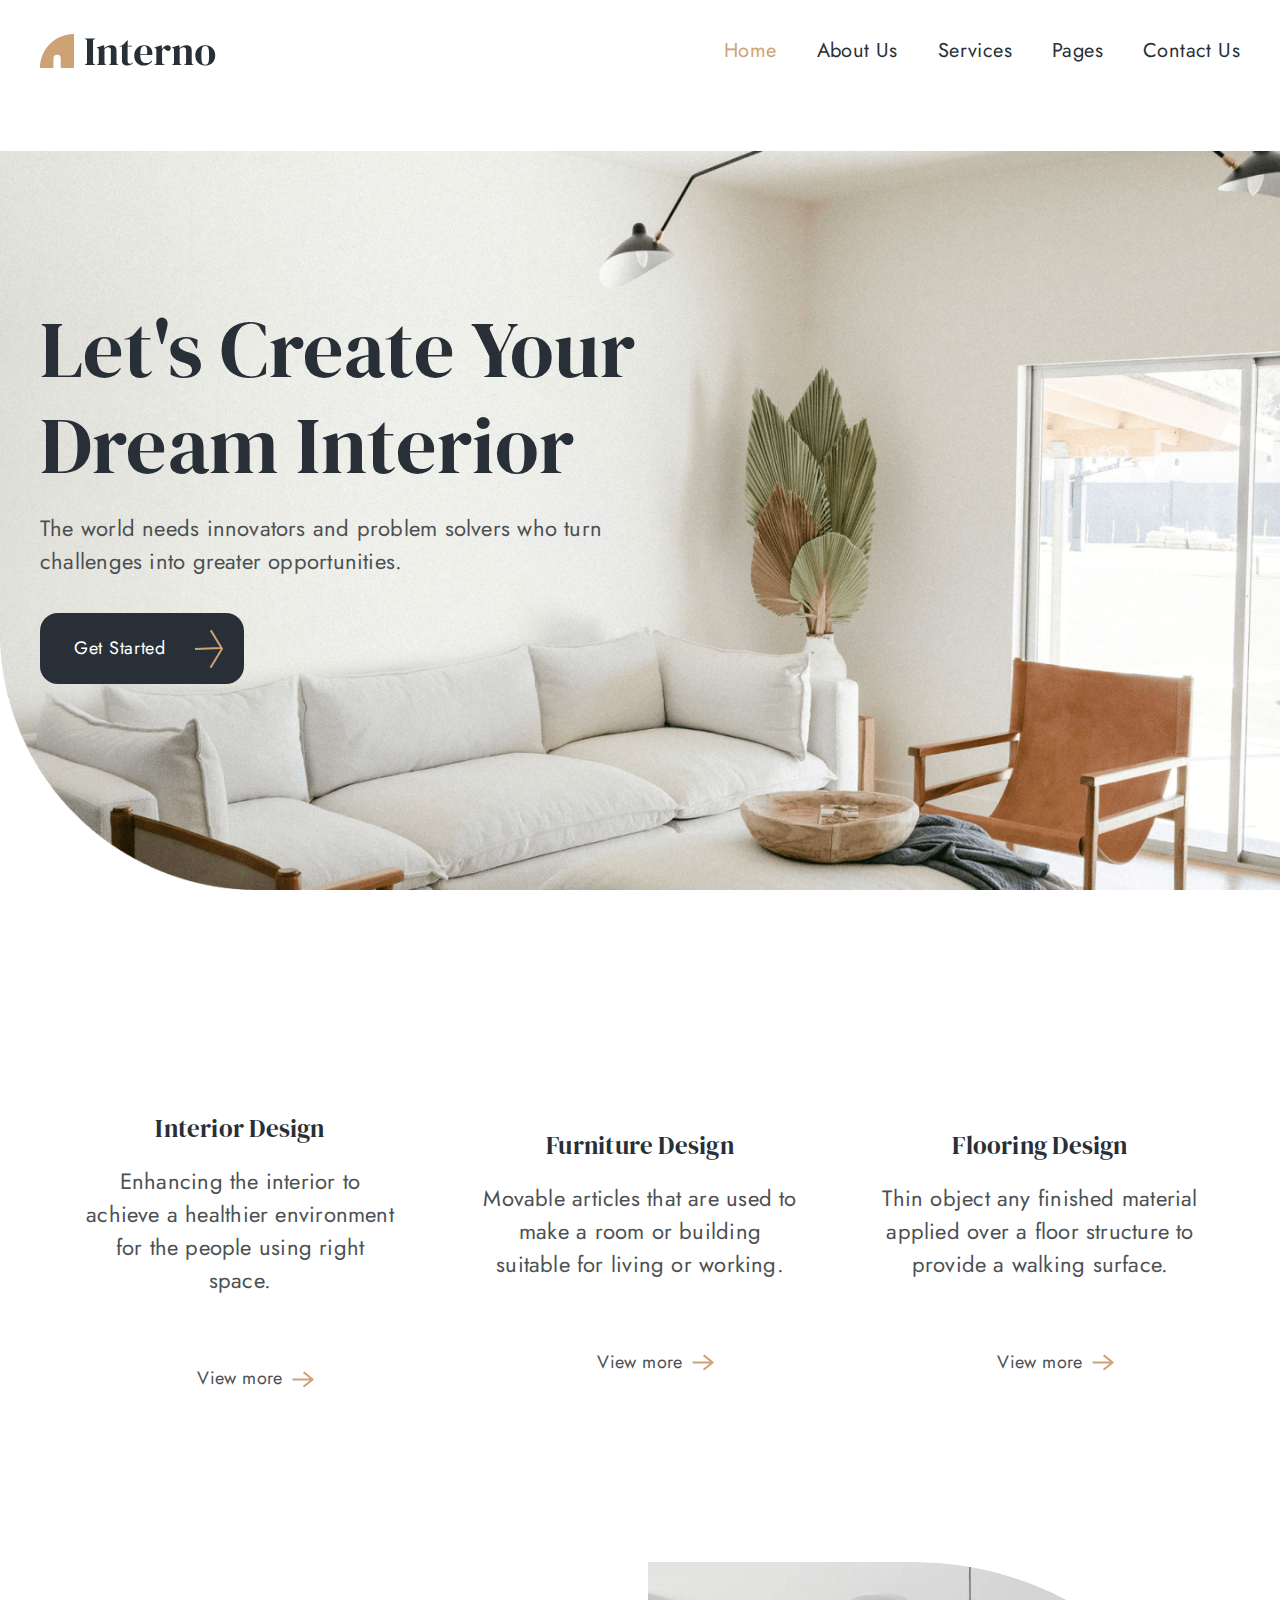
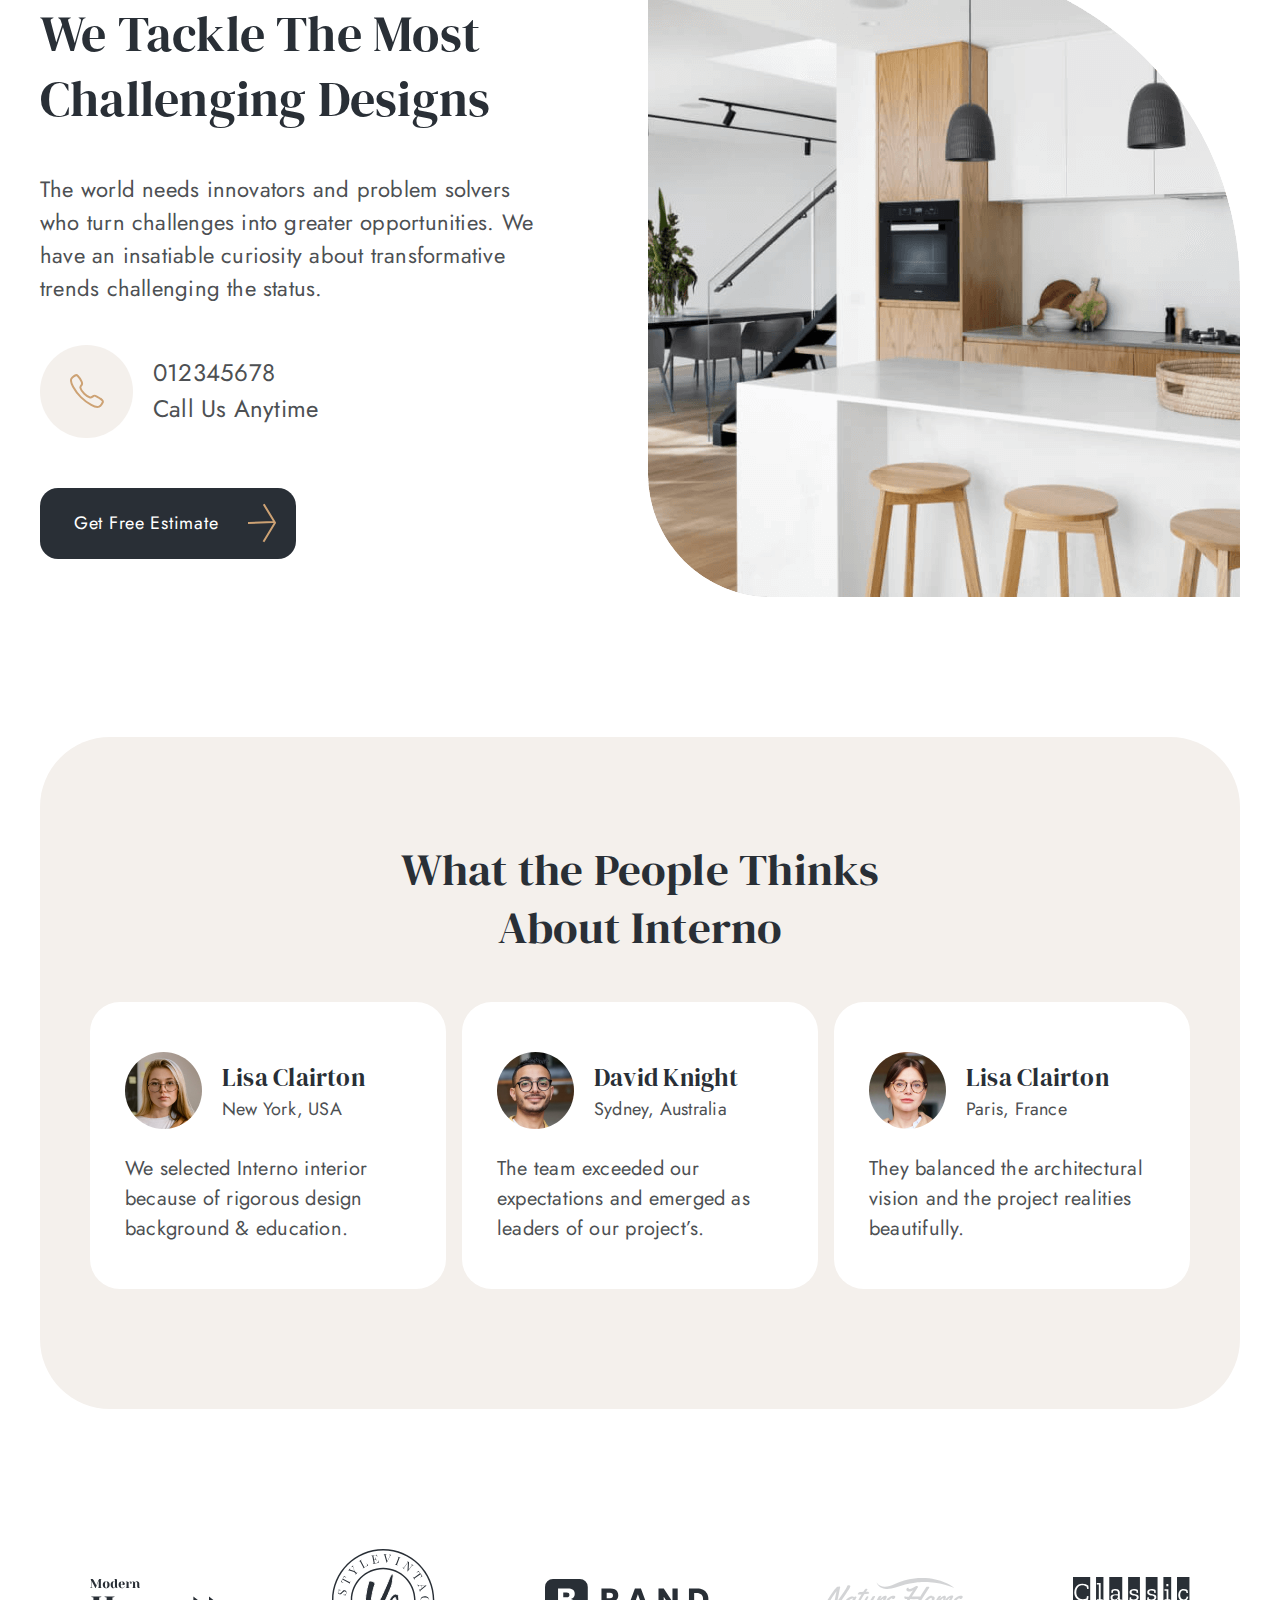
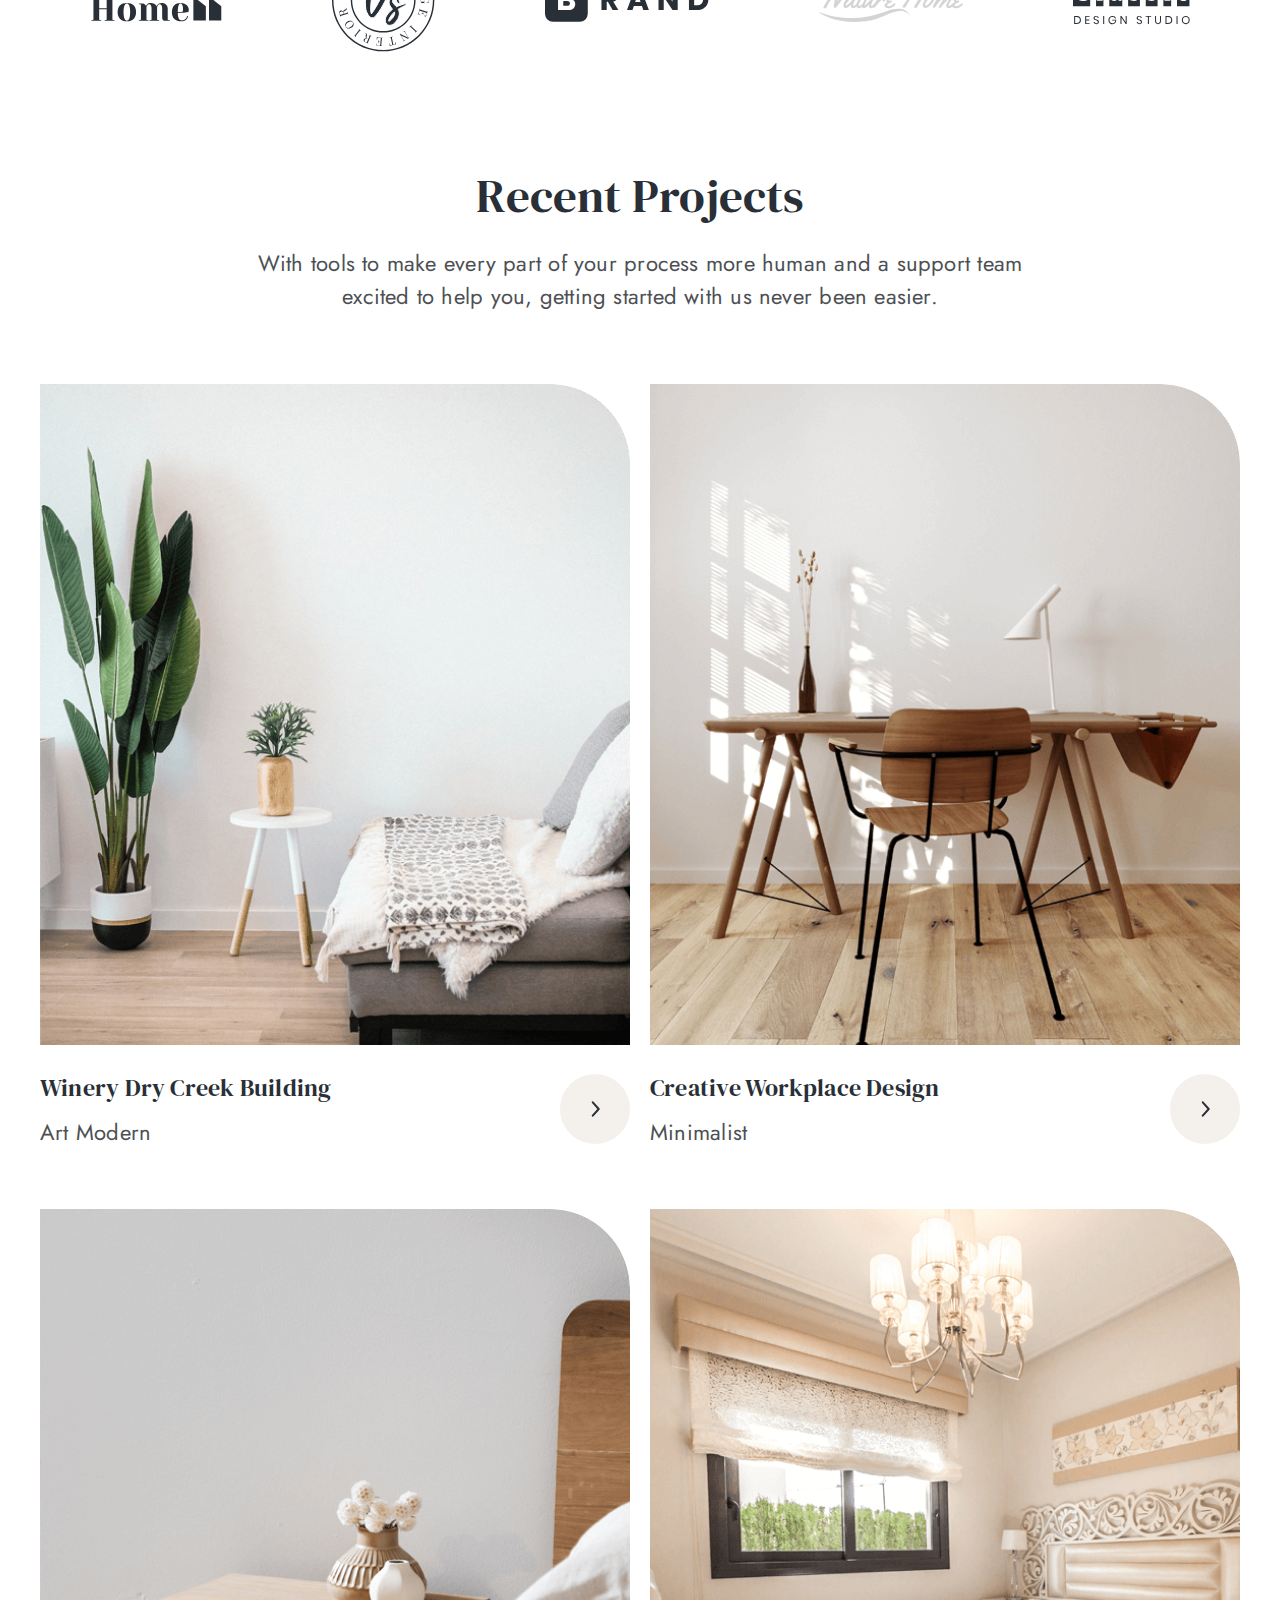
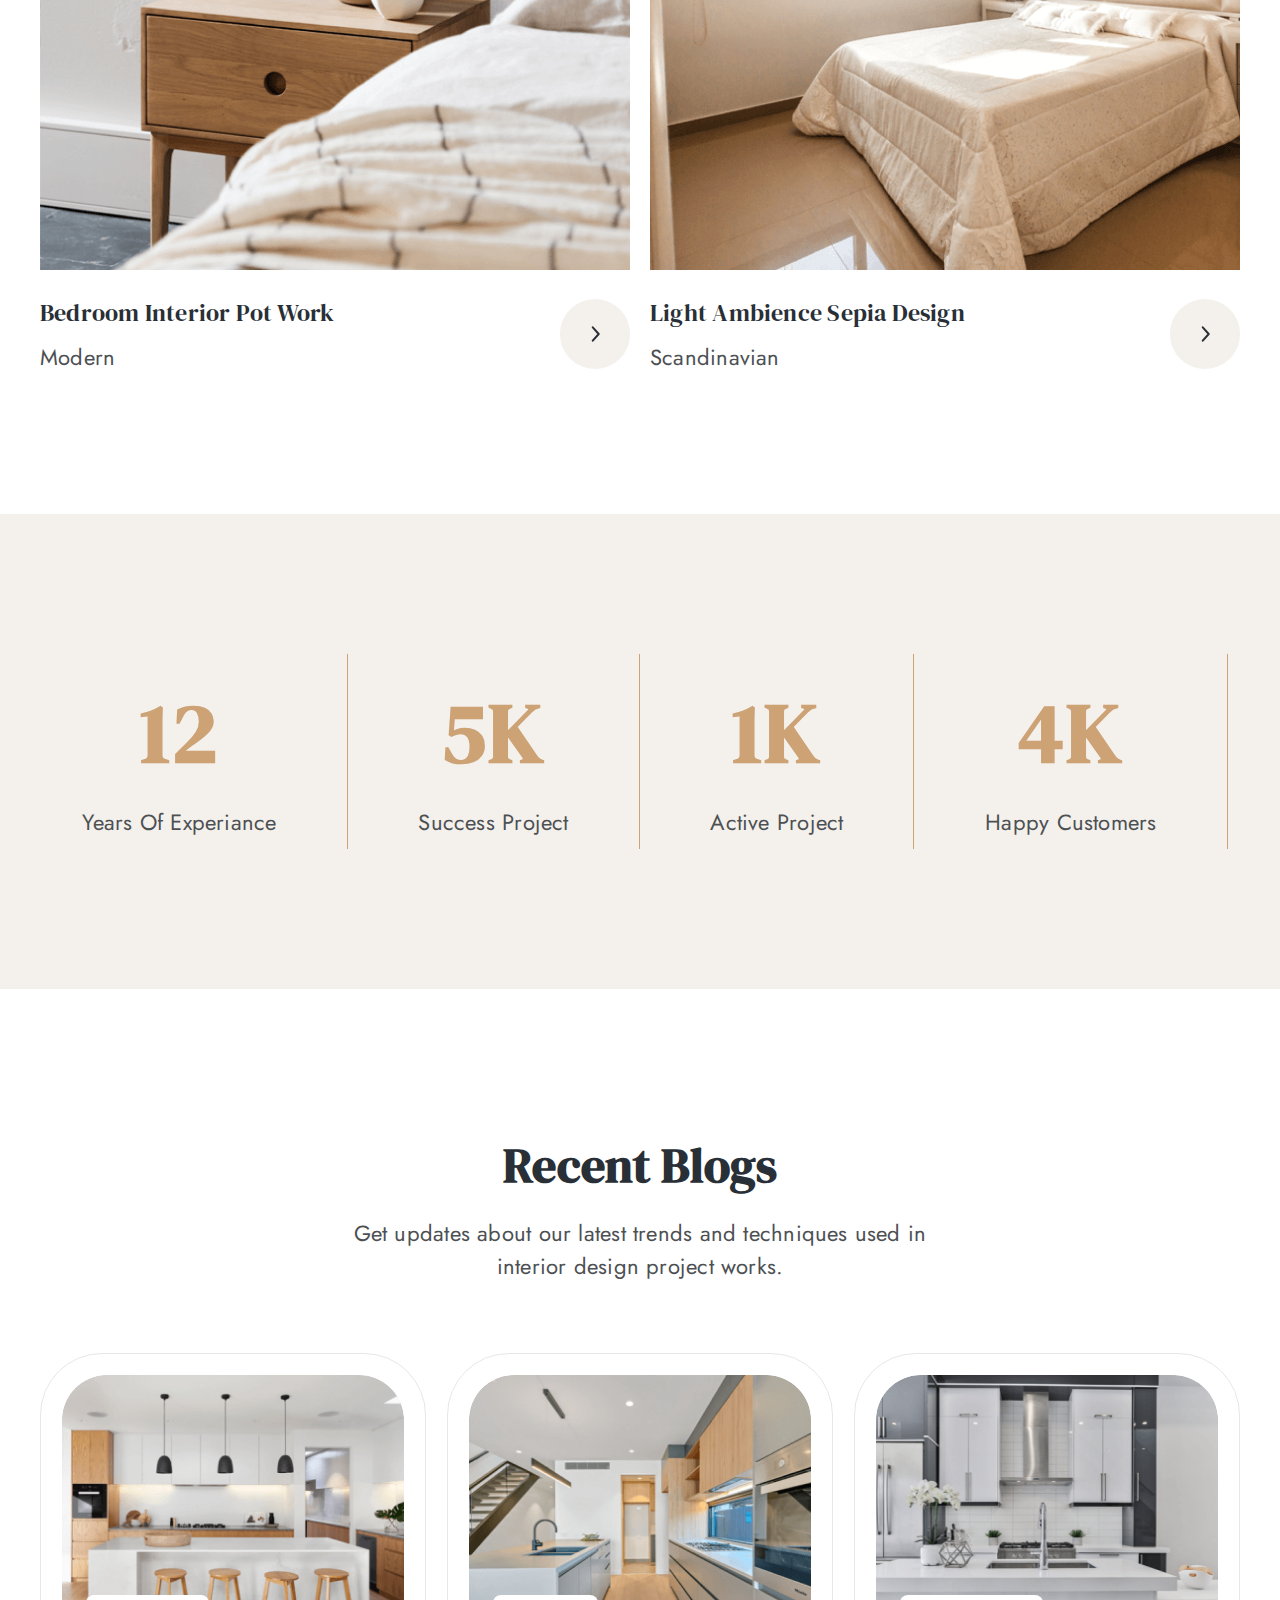
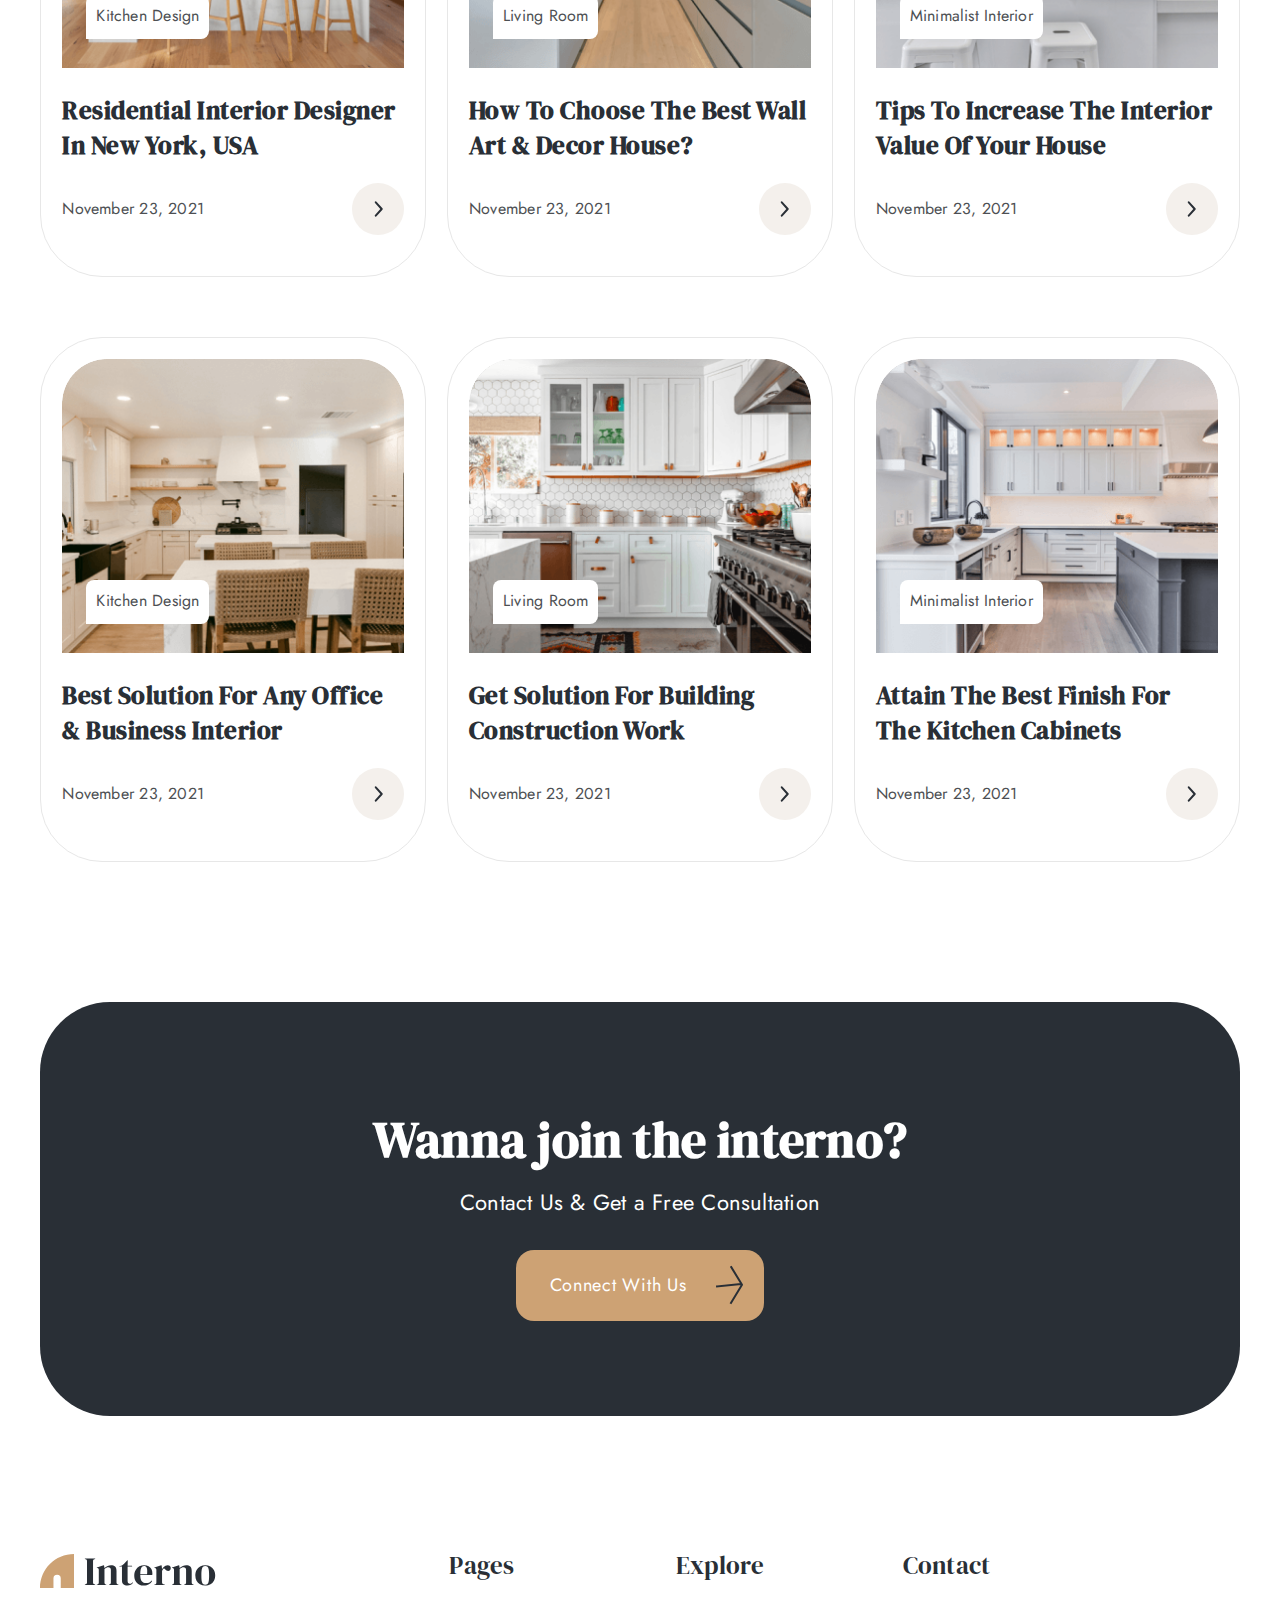
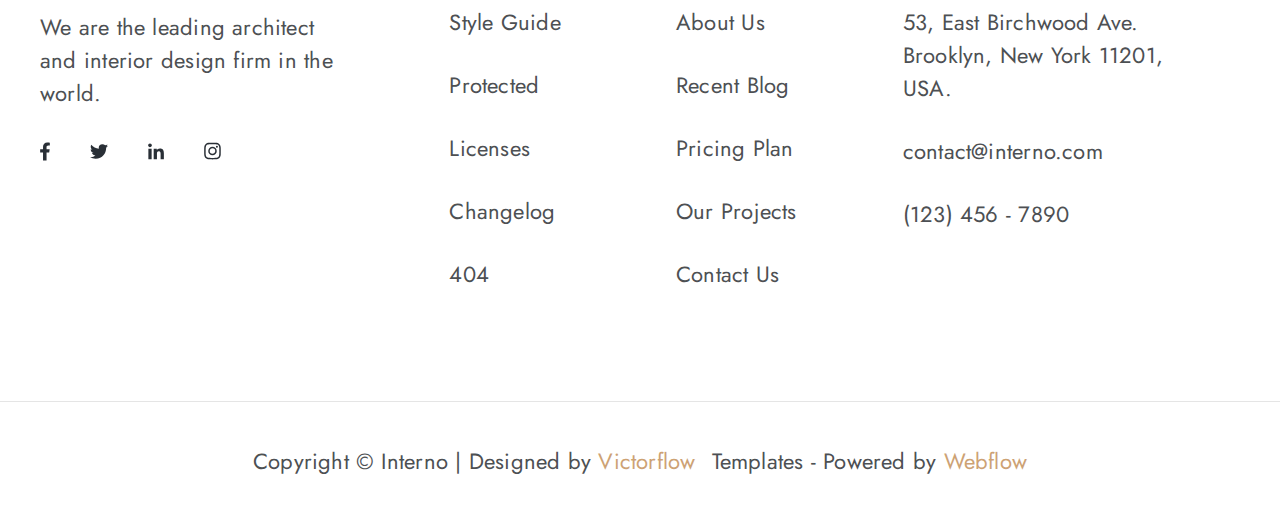
<file: index.html>
<!DOCTYPE html>
<html lang="en">
<head>
  <meta charset="UTF-8">
  <meta http-equiv="X-UA-Compatible" content="IE=edge">
  <meta name="viewport" content="width=device-width, initial-scale=1.0">
  <link rel="stylesheet" href="./css/main.css">
  <title>Template site</title>
</head>
<body id="home">
  <h1 class="visually-hidden">Interno site</h1>
  <!-- HEADER START -->
  <header class="header">
    <div class="container">
      <div class="header__container">
        <a href="./index.html" class="header__container-link">
          <img src="./images/site-logo.svg" alt="site logo" class="header__container-img">
        </a>
        <nav class="header__nav">
          <ul class="header__nav-list">
            <li class="header__nav-item">
              <a href="#home" class="header__item-link header__item-link--active">Home</a>
            </li>

            <li class="header__nav-item">
              <a href="#about-think" class="header__item-link">About us</a>
            </li>

            <li class="header__nav-item">
              <a href="#amenities" class="header__item-link">Services</a>
            </li>

            <li class="header__nav-item">
              <a href="#projects" class="header__item-link">Pages</a>
            </li>

            <li class="header__nav-item">
              <a href="#footer" class="header__item-link">Contact us</a>
            </li>
          </ul>
        </nav>
      </div>
    </div>
  </header>
  <!-- HEADER END -->

  <!-- MAIN START -->
  <main>
    <!-- hero-section start -->
    <section class="hero">
      <div class="container">
        <div class="hero__wrapper">
          <h2 class="hero__wrapper-title">Let's Create Your Dream Interior</h2>
          <p class="hero__wrapper-text">The world needs innovators and problem solvers who turn challenges into greater opportunities.</p>
          <a href="#" class="button">Get started</a>
        </div>
      </div>
    </section>
    <!-- hero-section end -->


    <section class="amenities" id="amenities">
      <h2 class="visually-hidden">Aminities section</h2>
      <div class="container">
        <ul class="amenities__container-list">
          <li class="amenities__container-item">
            <h3 class="amenities__item-title">Interior Design</h3>
            <p class="amenities__item-text">Enhancing the interior to achieve a healthier environment for the people using right space.</p>
            <a href="#" class="amenities__item-link">View more</a>
          </li>

          <li class="amenities__container-item">
            <h3 class="amenities__item-title">Furniture Design</h3>
            <p class="amenities__item-text">Movable articles that are used to make a room or building suitable for living or working.</p>
            <a href="#" class="amenities__item-link">View more</a>
          </li>

          <li class="amenities__container-item">
            <h3 class="amenities__item-title">Flooring Design</h3>
            <p class="amenities__item-text">Thin object any finished material applied over a floor structure to provide a walking surface.</p>
            <a href="#" class="amenities__item-link">View more</a>
          </li>

        </ul>
      </div>
    </section>

    <section class="challenge">
      <div class="container">
        <div class="challenge__container">
          <div class="challenge__container-wrapper">
            <h2 class="challenge__container-wrapper-title">We Tackle The Most Challenging Designs</h2>
            <p class="challenge__container-wrapper-text">The world needs innovators and problem solvers who turn challenges into greater opportunities. We have an insatiable curiosity about transformative trends challenging the status.</p>

            <div class="challenge__container-box">
              <div class="challenge__container-box-phone"></div>
              <div class="challenge__container-inner">
                <p class="challenge__container-inner-number">012345678</p>
                <p class="challenge__container-inner-desc">Call Us Anytime</p>
              </div>
            </div>
            <a href="#" class="button">Get free estimate</a>
          </div>
          <img src="./images/challenge-section-img-index.png" alt="challenge bg image" class="challenge__container-img">
        </div>
      </div>
    </section>


    <section class="think-about" id="about-think">
      <div class="container">
        <div class="think-about__container">
          <div class="think-about__container-text-box">
            <h2 class="think-about__container-title">What the People Thinks About Interno</h2>
          </div>
          <ul class="think-about__list">
            <li class="think-about__item">
              <div class="think-about__item-info">
                <img src="./images/think-about-section-first-img-index.svg" alt="user photo" class="think-about__info-img">
                <div class="think-about__info-desc">
                  <h3 class="think-about__info-desc-subtitle">Lisa Clairton</h3>
                  <p class="think-about__info-desc-subtext">New York, USA</p>
                </div>
              </div>
              <p class="think-about__item-text">We selected Interno interior because of rigorous design background & education.</p>
            </li>

            <li class="think-about__item">
              <div class="think-about__item-info">
                <img src="./images/think-about-section-second-img-index.svg" alt="user photo" class="think-about__info-img">
                <div class="think-about__info-desc">
                  <h3 class="think-about__info-desc-subtitle">David Knight</h3>
                  <p class="think-about__info-desc-subtext">Sydney, Australia</p>
                </div>
              </div>
              <p class="think-about__item-text">The team exceeded our expectations and emerged as leaders of our project’s.</p>
            </li>

            <li class="think-about__item">
              <div class="think-about__item-info">
                <img src="./images/think-about-section-third-img-index.svg" alt="user photo" class="think-about__info-img">
                <div class="think-about__info-desc">
                  <h3 class="think-about__info-desc-subtitle">Lisa Clairton</h3>
                  <p class="think-about__info-desc-subtext">Paris, France</p>
                </div>
              </div>
              <p class="think-about__item-text">They balanced the architectural vision and the project realities beautifully.</p>
            </li>


          </ul>

        </div>
      </div>
    </section>

    <section class="brands">
      <h2 class="visually-hidden">This is a Brand section</h2>
      <div class="container">
        <ul class="brands__list">
          <li class="brands__item">
            <img src="./images/brand-section-first-logo-index.svg" alt="brands logo" class="brands__item-img">
          </li>

          <li class="brands__item">
            <img src="./images/brand-section-second-logo-index.svg" alt="brands logo" class="brands__item-img">
          </li>

          <li class="brands__item">
            <img src="./images/brand-section-third-logo-index.svg" alt="brands logo" class="brands__item-img">
          </li>

          <li class="brands__item">
            <img src="./images/brand-section-fourth-logo-index.svg" alt="brands logo" class="brands__item-img">
          </li>

          <li class="brands__item">
            <img src="./images/brand-section-fiveth-logo-index.svg" alt="brands logo" class="brands__item-img">
          </li>
        </ul>
      </div>
    </section>

    <section class="projects" id="projects">
      <div class="container">
        <div class="projects__container">
          <div class="projects__container-box">
            <h2 class="projects__box-title">Recent Projects</h2>
            <p class="projects__box-text">With tools to make every part of your process more human and a support team excited to help you, getting started with us never been easier.</p>
          </div>
          <ul class="projects__list">
            <li class="projects__item">
              <img src="./images/projects-section-first-img-index.png" alt="projects section img" class="projects__item-img">
              <div class="projects__item-wrapper">
                <div class="projects__item-inner">
                  <h3 class="projects__item-subtitle">Winery Dry Creek Building</h3>
                  <p class="projects__item-subtext">Art Modern</p>
                </div>
                <div class="next-button"></div>
              </div>
            </li>

            <li class="projects__item">
              <img src="./images/projects-section-second-img-index.png" alt="projects section img" class="projects__item-img">
              <div class="projects__item-wrapper">
                <div class="projects__item-inner">
                  <h3 class="projects__item-subtitle">Creative Workplace Design</h3>
                  <p class="projects__item-subtext">Minimalist</p>
                </div>
                <div class="next-button"></div>
              </div>
            </li>

            <li class="projects__item">
              <img src="./images/projects-section-third-img-index.png" alt="projects section img" class="projects__item-img">
              <div class="projects__item-wrapper">
                <div class="projects__item-inner">
                  <h3 class="projects__item-subtitle">Bedroom Interior Pot Work</h3>
                  <p class="projects__item-subtext">Modern</p>
                </div>
                <div class="next-button"></div>
              </div>
            </li>

            <li class="projects__item">
              <img src="./images/projects-section-fourth-img-index.png" alt="projects section img" class="projects__item-img">
              <div class="projects__item-wrapper">
                <div class="projects__item-inner">
                  <h3 class="projects__item-subtitle">Light Ambience Sepia Design</h3>
                  <p class="projects__item-subtext">Scandinavian</p>
                </div>
                <div class="next-button"></div>
              </div>
            </li>
          </ul>
        </div>
      </div>
    </section>

    <section class="statistics">
      <h2 class="visually-hidden">This is statistics section</h2>
      <div class="container">
        <ul class="statistics__list">
          <li class="statistics__item">
            <h3 class="statistics__item-title">12</h3>
            <p class="statistics__item-text">Years of experiance</p>
          </li>

          <li class="statistics__item">
            <h3 class="statistics__item-title">5k</h3>
            <p class="statistics__item-text">Success project</p>
          </li>

          <li class="statistics__item">
            <h3 class="statistics__item-title">1k</h3>
            <p class="statistics__item-text">Active project</p>
          </li>

          <li class="statistics__item">
            <h3 class="statistics__item-title">4k</h3>
            <p class="statistics__item-text">Happy customers</p>
          </li>
        </ul>
      </div>
    </section>

    <section class="blogs" id="blogs">
      <div class="container">
        <div class="blogs__container">
          <div class="blogs__container-heading">
            <h2 class="blogs__heading-title">Recent blogs</h2>
            <p class="blogs__heading-text">Get updates about our latest trends and techniques used in interior design project works.</p>
          </div>
          <ul class="blogs__list">
            <li class="blogs__item">
              <div class="blogs__item-box">
                <img src="./images/blogs-section-first-img-index.png" alt="blogs section image" class="blogs__item-box-img">
              </div>
              <h3 class="blogs__item-subtitle">Residential Interior Designer In New York, USA</h3>
              <div class="blogs__item-more">
                <p class="blogs__item-date">November 23, 2021</p>
                <div class="next-button next-button-blogs"></div>
              </div>
            </li>

            <li class="blogs__item">
              <div class="blogs__item-box">
                <img src="./images/blogs-section-second-img-index.png" alt="blogs section image" class="blogs__item-box-img">
              </div>
              <h3 class="blogs__item-subtitle">How To Choose The Best Wall Art & Decor House?</h3>
              <div class="blogs__item-more">
                <p class="blogs__item-date">November 23, 2021</p>
                <div class="next-button next-button-blogs"></div>
              </div>
            </li>

            <li class="blogs__item">
              <div class="blogs__item-box">
                <img src="./images/blogs-section-third-img-index.png" alt="blogs section image" class="blogs__item-box-img">
              </div>
              <h3 class="blogs__item-subtitle">Tips To Increase The Interior Value Of Your House</h3>
              <div class="blogs__item-more">
                <p class="blogs__item-date">November 23, 2021</p>
                <div class="next-button next-button-blogs"></div>
              </div>
            </li>

            <li class="blogs__item">
              <div class="blogs__item-box">
                <img src="./images/blogs-section-fourth-img-index.png" alt="blogs section image" class="blogs__item-box-img">
              </div>
              <h3 class="blogs__item-subtitle">Best Solution For Any Office & Business Interior</h3>
              <div class="blogs__item-more">
                <p class="blogs__item-date">November 23, 2021</p>
                <div class="next-button next-button-blogs"></div>
              </div>
            </li>

            <li class="blogs__item">
              <div class="blogs__item-box">
                <img src="./images/blogs-section-fiveth-img-index.png" alt="blogs section image" class="blogs__item-box-img">
              </div>
              <h3 class="blogs__item-subtitle">Get Solution For Building Construction Work</h3>
              <div class="blogs__item-more">
                <p class="blogs__item-date">November 23, 2021</p>
                <div class="next-button next-button-blogs"></div>
              </div>
            </li>

            <li class="blogs__item">
              <div class="blogs__item-box">
                <img src="./images/blogs-section-sixth-img-index.png" alt="blogs section image" class="blogs__item-box-img">
              </div>
              <h3 class="blogs__item-subtitle">Attain The Best Finish For The Kitchen Cabinets</h3>
              <div class="blogs__item-more">
                <p class="blogs__item-date">November 23, 2021</p>
                <div class="next-button next-button-blogs"></div>
              </div>
            </li>
          </ul>
        </div>
      </div>
    </section>

    <section class="join">
      <div class="container">
        <div class="join__container">
          <h2 class="join__container-title">Wanna join the interno?</h2>
          <p class="join__container-text">Contact Us & Get a Free Consultation</p>
          <a href="#" class="button button-join">Connect with us</a>
        </div>
      </div>
    </section>

  </main>
  <!-- MAIN END -->

  <!-- FOOTER START -->
  <footer class="footer" id="footer">
    <div class="container">
      <ul class="footer__list">
        <li class="footer__item footer__item-first">
          <a href="./index.html" class="footer__item-link">
            <img src="./images/site-logo.svg" alt="site logo" class="footer__item-img">
          </a>
          <p class="footer__item-text">We are the leading architect and interior design firm in the world.</p>
          <ul class="footer__icon-list">
            <li class="footer__icon-item">
              <a href="#" class="footer__icon-item-link">
                <img src="./images/facebook-icon.svg" alt="facebook icon" class="footer__icon-item-img">
              </a>
            </li>

            <li class="footer__icon-item">
              <a href="#" class="footer__icon-item-link">
                <img src="./images/twitter-icon.svg" alt="facebook icon" class="footer__icon-item-img">
              </a>
            </li>

            <li class="footer__icon-item">
              <a href="#" class="footer__icon-item-link">
                <img src="./images/linkedin-icon.svg" alt="facebook icon" class="footer__icon-item-img">
              </a>
            </li>

            <li class="footer__icon-item">
              <a href="#" class="footer__icon-item-link">
                <img src="./images/instagram-icon.svg" alt="facebook icon" class="footer__icon-item-img">
              </a>
            </li>
          </ul>
        </li>

        <li class="footer__item">
          <ul class="footer__item-list">
            <li class="footer__item-item-title ">
              <a href="#" class="footer__item-item-link-heading">Pages</a>
            </li>

            <li class="footer__item-item">
              <a href="#" class="footer__item-item-link">Style guide</a>
            </li>

            <li class="footer__item-item">
              <a href="#" class="footer__item-item-link">Protected</a>
            </li>

            <li class="footer__item-item">
              <a href="#" class="footer__item-item-link">Licenses</a>
            </li>

            <li class="footer__item-item">
              <a href="#" class="footer__item-item-link">Changelog</a>
            </li>

            <li class="footer__item-item">
              <a href="#" class="footer__item-item-link">404</a>
            </li>
          </ul>
        </li>

        <li class="footer__item">
          <ul class="footer__item-list">
            <li class="footer__item-item-title">
              <a href="#" class="footer__item-item-link-heading">Explore</a>
            </li>

            <li class="footer__item-item">
              <a href="#about-think" class="footer__item-item-link">About us</a>
            </li>

            <li class="footer__item-item">
              <a href="#blogs" class="footer__item-item-link">Recent blog</a>
            </li>

            <li class="footer__item-item">
              <a href="#" class="footer__item-item-link">Pricing plan</a>
            </li>

            <li class="footer__item-item">
              <a href="#projects" class="footer__item-item-link">Our projects</a>
            </li>

            <li class="footer__item-item">
              <a href="#footer" class="footer__item-item-link">Contact us</a>
            </li>
          </ul>
        </li>

        <li class="footer__item footer__item-last">
          <ul class="footer__item-list">
            <li class="footer__item-item-title">
              <a href="#" class="footer__item-item-link-heading">Contact</a>
            </li>

            <li class="footer__item-item">
              <a href="#" class="footer__item-item-link">53, East Birchwood Ave. Brooklyn, New York 11201, USA.</a>
            </li>

            <li class="footer__item-item">
              <a href="mailto:contact@interno.com" class="footer__item-item-link footer__item-item-link-email">contact@interno.com</a>
            </li>

            <li class="footer__item-item">
              <a href="#" class="footer__item-item-link">(123) 456 - 7890</a>
            </li>
          </ul>
        </li>
      </ul>
    </div>
    <hr class="hr">
    <div class="container">
      <ul class="footer__copyright-list">
        <li class="footer__copyright-item">
          <p class="footer__copyright-item-text">Copyright © Interno | Designed by <span class="footer__copyright-item-span">Victorflow</span></p>
        </li>

        <li class="footer__copyright-item">
          <p class="footer__copyright-item-text">Templates - Powered by <span class="footer__copyright-item-span">Webflow</span></p>
        </li>
      </ul>
    </div>
  </footer>
  <!-- FOOTER END -->
</body>
</html>
</file>
<file: css/main.css>
/*! normalize.css v8.0.1 | MIT License | github.com/necolas/normalize.css */
/* Document
   ========================================================================== */
/**
 * 1. Correct the line height in all browsers.
 * 2. Prevent adjustments of font size after orientation changes in iOS.
 */
html {
  line-height: 1.15;
  /* 1 */
  -webkit-text-size-adjust: 100%;
  /* 2 */
}

/* Sections
   ========================================================================== */
/**
 * Remove the margin in all browsers.
 */
body {
  margin: 0;
}

/**
 * Render the `main` element consistently in IE.
 */
main {
  display: block;
}

/**
 * Correct the font size and margin on `h1` elements within `section` and
 * `article` contexts in Chrome, Firefox, and Safari.
 */
h1 {
  font-size: 2em;
  margin: 0.67em 0;
}

/* Grouping content
   ========================================================================== */
/**
 * 1. Add the correct box sizing in Firefox.
 * 2. Show the overflow in Edge and IE.
 */
hr {
  -webkit-box-sizing: content-box;
          box-sizing: content-box;
  /* 1 */
  height: 0;
  /* 1 */
  overflow: visible;
  /* 2 */
}

/**
 * 1. Correct the inheritance and scaling of font size in all browsers.
 * 2. Correct the odd `em` font sizing in all browsers.
 */
pre {
  font-family: monospace, monospace;
  /* 1 */
  font-size: 1em;
  /* 2 */
}

/* Text-level semantics
   ========================================================================== */
/**
 * Remove the gray background on active links in IE 10.
 */
a {
  background-color: transparent;
}

/**
 * 1. Remove the bottom border in Chrome 57-
 * 2. Add the correct text decoration in Chrome, Edge, IE, Opera, and Safari.
 */
abbr[title] {
  border-bottom: none;
  /* 1 */
  text-decoration: underline;
  /* 2 */
  -webkit-text-decoration: underline dotted;
          text-decoration: underline dotted;
  /* 2 */
}

/**
 * Add the correct font weight in Chrome, Edge, and Safari.
 */
b,
strong {
  font-weight: bolder;
}

/**
 * 1. Correct the inheritance and scaling of font size in all browsers.
 * 2. Correct the odd `em` font sizing in all browsers.
 */
code,
kbd,
samp {
  font-family: monospace, monospace;
  /* 1 */
  font-size: 1em;
  /* 2 */
}

/**
 * Add the correct font size in all browsers.
 */
small {
  font-size: 80%;
}

/**
 * Prevent `sub` and `sup` elements from affecting the line height in
 * all browsers.
 */
sub,
sup {
  font-size: 75%;
  line-height: 0;
  position: relative;
  vertical-align: baseline;
}

sub {
  bottom: -0.25em;
}

sup {
  top: -0.5em;
}

/* Embedded content
   ========================================================================== */
/**
 * Remove the border on images inside links in IE 10.
 */
img {
  border-style: none;
}

/* Forms
   ========================================================================== */
/**
 * 1. Change the font styles in all browsers.
 * 2. Remove the margin in Firefox and Safari.
 */
button,
input,
optgroup,
select,
textarea {
  font-family: inherit;
  /* 1 */
  font-size: 100%;
  /* 1 */
  line-height: 1.15;
  /* 1 */
  margin: 0;
  /* 2 */
}

/**
 * Show the overflow in IE.
 * 1. Show the overflow in Edge.
 */
button,
input {
  /* 1 */
  overflow: visible;
}

/**
 * Remove the inheritance of text transform in Edge, Firefox, and IE.
 * 1. Remove the inheritance of text transform in Firefox.
 */
button,
select {
  /* 1 */
  text-transform: none;
}

/**
 * Correct the inability to style clickable types in iOS and Safari.
 */
button,
[type="button"],
[type="reset"],
[type="submit"] {
  -webkit-appearance: button;
}

/**
 * Remove the inner border and padding in Firefox.
 */
button::-moz-focus-inner,
[type="button"]::-moz-focus-inner,
[type="reset"]::-moz-focus-inner,
[type="submit"]::-moz-focus-inner {
  border-style: none;
  padding: 0;
}

/**
 * Restore the focus styles unset by the previous rule.
 */
button:-moz-focusring,
[type="button"]:-moz-focusring,
[type="reset"]:-moz-focusring,
[type="submit"]:-moz-focusring {
  outline: 1px dotted ButtonText;
}

/**
 * Correct the padding in Firefox.
 */
fieldset {
  padding: 0.35em 0.75em 0.625em;
}

/**
 * 1. Correct the text wrapping in Edge and IE.
 * 2. Correct the color inheritance from `fieldset` elements in IE.
 * 3. Remove the padding so developers are not caught out when they zero out
 *    `fieldset` elements in all browsers.
 */
legend {
  -webkit-box-sizing: border-box;
          box-sizing: border-box;
  /* 1 */
  color: inherit;
  /* 2 */
  display: table;
  /* 1 */
  max-width: 100%;
  /* 1 */
  padding: 0;
  /* 3 */
  white-space: normal;
  /* 1 */
}

/**
 * Add the correct vertical alignment in Chrome, Firefox, and Opera.
 */
progress {
  vertical-align: baseline;
}

/**
 * Remove the default vertical scrollbar in IE 10+.
 */
textarea {
  overflow: auto;
}

/**
 * 1. Add the correct box sizing in IE 10.
 * 2. Remove the padding in IE 10.
 */
[type="checkbox"],
[type="radio"] {
  -webkit-box-sizing: border-box;
          box-sizing: border-box;
  /* 1 */
  padding: 0;
  /* 2 */
}

/**
 * Correct the cursor style of increment and decrement buttons in Chrome.
 */
[type="number"]::-webkit-inner-spin-button,
[type="number"]::-webkit-outer-spin-button {
  height: auto;
}

/**
 * 1. Correct the odd appearance in Chrome and Safari.
 * 2. Correct the outline style in Safari.
 */
[type="search"] {
  -webkit-appearance: textfield;
  /* 1 */
  outline-offset: -2px;
  /* 2 */
}

/**
 * Remove the inner padding in Chrome and Safari on macOS.
 */
[type="search"]::-webkit-search-decoration {
  -webkit-appearance: none;
}

/**
 * 1. Correct the inability to style clickable types in iOS and Safari.
 * 2. Change font properties to `inherit` in Safari.
 */
::-webkit-file-upload-button {
  -webkit-appearance: button;
  /* 1 */
  font: inherit;
  /* 2 */
}

/* Interactive
   ========================================================================== */
/*
 * Add the correct display in Edge, IE 10+, and Firefox.
 */
details {
  display: block;
}

/*
 * Add the correct display in all browsers.
 */
summary {
  display: list-item;
}

/* Misc
   ========================================================================== */
/**
 * Add the correct display in IE 10+.
 */
template {
  display: none;
}

/**
 * Add the correct display in IE 10.
 */
[hidden] {
  display: none;
}

/* jost-regular - latin */
@font-face {
  font-family: 'Jost';
  font-style: normal;
  font-weight: 400;
  src: url("../fonts/jost-v13-latin-regular.woff2") format("woff2"), url("../fonts/jost-v13-latin-regular.woff") format("woff");
  /* Chrome 6+, Firefox 3.6+, IE 9+, Safari 5.1+ */
}

/* dm-serif-display-regular - latin */
@font-face {
  font-family: 'DM Serif Display';
  font-style: normal;
  font-weight: 400;
  src: local(""), url("../fonts/dm-serif-display-v10-latin-regular.woff2") format("woff2"), url("../fonts/dm-serif-display-v10-latin-regular.woff") format("woff");
  /* Chrome 6+, Firefox 3.6+, IE 9+, Safari 5.1+ */
}

html {
  height: 100%;
  scroll-behavior: smooth;
}

*, *::before, *::after {
  -webkit-box-sizing: border-box;
          box-sizing: border-box;
}

body {
  height: 100%;
  display: -webkit-box;
  display: -ms-flexbox;
  display: flex;
  -webkit-box-orient: vertical;
  -webkit-box-direction: normal;
      -ms-flex-direction: column;
          flex-direction: column;
  margin: 0;
  padding: 0;
  font-family: 'DM Serif Display';
  font-style: normal;
  font-size: 16px;
}

main {
  -webkit-box-flex: 1;
      -ms-flex-positive: 1;
          flex-grow: 1;
}

h1, h2, h3, h4, h5, h6, p {
  margin: 0;
  padding: 0;
}

img {
  vertical-align: middle;
}

ul, ol {
  margin: 0;
  padding: 0;
  list-style-type: none;
}

.visually-hidden {
  position: absolute;
  width: 1px;
  height: 1px;
  margin: -1px;
  padding: 0;
  overflow: hidden;
  border: 0;
  clip: rect(0 0 0 0);
}

.container {
  max-width: 1240px;
  margin: 0 auto;
  padding: 0 20px;
}

.header {
  background-color: #FFF;
  position: fixed;
  top: 0px;
  width: 100%;
  z-index: 1;
}

.header__container {
  display: -webkit-box;
  display: -ms-flexbox;
  display: flex;
  padding: 26px 0 30px;
  -webkit-box-pack: justify;
      -ms-flex-pack: justify;
          justify-content: space-between;
  -webkit-box-align: center;
      -ms-flex-align: center;
          align-items: center;
}

.header__container-link {
  text-decoration: none;
}

.header__container-img {
  -o-object-fit: cover;
     object-fit: cover;
  max-width: 177px;
  width: 100%;
  height: 50px;
}

.header__nav-list {
  display: -webkit-box;
  display: -ms-flexbox;
  display: flex;
  -ms-flex-wrap: wrap;
      flex-wrap: wrap;
  -webkit-box-align: center;
      -ms-flex-align: center;
          align-items: center;
  gap: 40px;
}

.header__nav-item {
  margin: 0 auto;
}

.header__item-link {
  text-decoration: none;
  font-family: 'Jost';
  font-weight: 400;
  font-size: 20px;
  line-height: 30px;
  letter-spacing: 0.4px;
  color: #292F36;
  text-transform: capitalize;
}

.header__item-link--active {
  color: #CDA274;
}

.header__item-link:hover {
  color: #CDA274;
}

.header__item-link:active {
  color: #985f23;
}

.hero {
  background-image: url("./../../images/hero-section-img-bg-index.png");
  background-repeat: no-repeat;
  background-size: 100%;
  background-position: center;
  padding: 195px 0 250px;
  margin-bottom: 100px;
  border-radius: 0 0 0 290px;
  margin-top: 106px;
}

.hero__wrapper {
  max-width: 600px;
  width: 100%;
  display: -webkit-box;
  display: -ms-flexbox;
  display: flex;
  -webkit-box-orient: vertical;
  -webkit-box-direction: normal;
      -ms-flex-direction: column;
          flex-direction: column;
  -webkit-box-align: start;
      -ms-flex-align: start;
          align-items: flex-start;
}

.hero__wrapper-title {
  font-weight: 400;
  font-size: 80px;
  line-height: 96px;
  letter-spacing: 0.22px;
  color: #292F36;
  margin-bottom: 19px;
}

.hero__wrapper-text {
  font-family: 'Jost';
  font-style: normal;
  font-weight: 400;
  font-size: 22px;
  line-height: 33px;
  letter-spacing: 0.22px;
  color: #4D5053;
  margin-bottom: 35px;
}

.button {
  position: relative;
  text-decoration: none;
  font-family: 'Jost';
  font-weight: 400;
  font-size: 18px;
  line-height: 27px;
  letter-spacing: 0.72px;
  color: #FFF;
  background-color: #292F36;
  padding: 22px 78px 22px 34px;
  border-radius: 18px;
  text-transform: capitalize;
}

.button::before {
  content: "";
  position: absolute;
  top: 50%;
  -webkit-transform: translateY(-50%);
          transform: translateY(-50%);
  right: 20px;
  width: 30px;
  max-height: 40px;
  height: 100%;
  display: inline-block;
  background-image: url("./../../images/button-icon-orange.svg");
  background-repeat: no-repeat;
  background-size: contain;
  background-position: center;
}

.amenities {
  margin-bottom: 100px;
}

.amenities__container-list {
  display: -webkit-box;
  display: -ms-flexbox;
  display: flex;
  -ms-flex-wrap: wrap;
      flex-wrap: wrap;
  -webkit-box-pack: justify;
      -ms-flex-pack: justify;
          justify-content: space-between;
  -webkit-box-align: center;
      -ms-flex-align: center;
          align-items: center;
}

.amenities__container-item {
  max-width: 400px;
  width: 100%;
  display: -webkit-box;
  display: -ms-flexbox;
  display: flex;
  -webkit-box-orient: vertical;
  -webkit-box-direction: normal;
      -ms-flex-direction: column;
          flex-direction: column;
  -webkit-box-align: center;
      -ms-flex-align: center;
          align-items: center;
  padding: 75px 42px 70px;
}

.amenities__item-title {
  font-weight: 400;
  font-size: 25px;
  line-height: 39px;
  text-align: center;
  letter-spacing: 0.22px;
  color: #292F36;
  margin-bottom: 17px;
}

.amenities__item-text {
  font-family: 'Jost';
  font-weight: 400;
  font-size: 22px;
  line-height: 33px;
  text-align: center;
  letter-spacing: 0.22px;
  color: #4D5053;
  margin-bottom: 68px;
}

.amenities__item-link {
  position: relative;
  font-family: 'Jost';
  font-weight: 400;
  font-size: 18px;
  line-height: 27px;
  text-align: center;
  letter-spacing: 0.36px;
  color: #4D5053;
  text-decoration: none;
}

.amenities__item-link::before {
  content: "";
  position: absolute;
  top: 50%;
  left: calc(100% + 8px);
  -webkit-transform: translateY(-50%);
          transform: translateY(-50%);
  width: 24px;
  height: 17px;
  display: inline-block;
  background-image: url("./../../images/first-arrow-right.svg");
  background-repeat: no-repeat;
  background-size: contain;
  background-position: center;
}

.challenge {
  margin-bottom: 140px;
}

.challenge__container {
  display: -webkit-box;
  display: -ms-flexbox;
  display: flex;
  -ms-flex-wrap: wrap-reverse;
      flex-wrap: wrap-reverse;
  -webkit-box-pack: justify;
      -ms-flex-pack: justify;
          justify-content: space-between;
  -webkit-box-align: center;
      -ms-flex-align: center;
          align-items: center;
  gap: 16px;
}

.challenge__container-wrapper {
  margin: 0 auto;
  max-width: 592px;
  width: 100%;
  display: -webkit-box;
  display: -ms-flexbox;
  display: flex;
  -webkit-box-orient: vertical;
  -webkit-box-direction: normal;
      -ms-flex-direction: column;
          flex-direction: column;
  -webkit-box-align: start;
      -ms-flex-align: start;
          align-items: flex-start;
  padding-right: 80px;
}

.challenge__container-wrapper-title {
  font-weight: 400;
  font-size: 50px;
  line-height: 65px;
  letter-spacing: 0.22px;
  color: #292F36;
  margin-bottom: 42px;
}

.challenge__container-wrapper-text {
  font-family: 'Jost';
  font-weight: 400;
  font-size: 22px;
  line-height: 33px;
  letter-spacing: 0.22px;
  color: #4D5053;
  margin-bottom: 40px;
}

.challenge__container-box {
  display: -webkit-box;
  display: -ms-flexbox;
  display: flex;
  -webkit-box-align: center;
      -ms-flex-align: center;
          align-items: center;
  margin-bottom: 50px;
}

.challenge__container-box-phone {
  width: 93px;
  height: 93px;
  background-color: #F4F0EC;
  border-radius: 50%;
  background-image: url("./../../images/phone-icon.svg");
  background-repeat: no-repeat;
  background-position: center;
  margin-right: 20px;
}

.challenge__container-inner-number {
  font-family: 'Jost';
  font-style: normal;
  font-weight: 400;
  font-size: 24px;
  line-height: 36px;
  letter-spacing: 0.22px;
  color: #4D5053;
}

.challenge__container-inner-desc {
  font-family: 'Jost';
  font-weight: 400;
  font-size: 24px;
  line-height: 36px;
  letter-spacing: 0.22px;
  color: #4D5053;
}

.challenge__container-img {
  max-width: 592px;
  width: 100%;
  max-height: 635px;
  height: 100%;
  border-radius: 0 326px 0 123px;
  margin: 0 auto;
}

.think-about {
  margin-bottom: 140px;
}

.think-about__container {
  background-color: #F4F0EC;
  border-radius: 70px;
  padding: 103px 50px 120px;
  display: -webkit-box;
  display: -ms-flexbox;
  display: flex;
  -webkit-box-orient: vertical;
  -webkit-box-direction: normal;
      -ms-flex-direction: column;
          flex-direction: column;
  -webkit-box-align: center;
      -ms-flex-align: center;
          align-items: center;
}

.think-about__container-text-box {
  max-width: 480px;
  width: 100%;
  margin-bottom: 46px;
}

.think-about__container-title {
  font-weight: 400;
  font-size: 45px;
  line-height: 58px;
  text-align: center;
  letter-spacing: 0.22px;
  color: #292F36;
}

.think-about__list {
  display: -webkit-box;
  display: -ms-flexbox;
  display: flex;
  -ms-flex-wrap: wrap;
      flex-wrap: wrap;
  -webkit-box-pack: justify;
      -ms-flex-pack: justify;
          justify-content: space-between;
  -webkit-box-align: center;
      -ms-flex-align: center;
          align-items: center;
  gap: 16px;
}

.think-about__item {
  max-width: 356px;
  width: 100%;
  background-color: #FFF;
  border-radius: 30px;
  padding: 50px 30px 45px 35px;
}

.think-about__item-info {
  display: -webkit-box;
  display: -ms-flexbox;
  display: flex;
  -webkit-box-align: center;
      -ms-flex-align: center;
          align-items: center;
  gap: 20px;
  margin-bottom: 25px;
}

.think-about__info-img {
  width: 77px;
  height: 77px;
  -o-object-fit: cover;
     object-fit: cover;
}

.think-about__info-desc-subtitle {
  font-weight: 400;
  font-size: 25px;
  line-height: 38px;
  letter-spacing: 0.22px;
  color: #292F36;
}

.think-about__info-desc-subtext {
  font-family: 'Jost';
  font-style: normal;
  font-weight: 400;
  font-size: 18px;
  line-height: 27px;
  letter-spacing: 0.22px;
  color: #4D5053;
}

.think-about__item-text {
  font-family: 'Jost';
  font-style: normal;
  font-weight: 400;
  font-size: 20px;
  line-height: 30px;
  letter-spacing: 0.22px;
  color: #4D5053;
}

.brands {
  margin-bottom: 113px;
}

.brands__list {
  display: -webkit-box;
  display: -ms-flexbox;
  display: flex;
  -ms-flex-wrap: wrap;
      flex-wrap: wrap;
  -webkit-box-pack: justify;
      -ms-flex-pack: justify;
          justify-content: space-between;
  -webkit-box-align: center;
      -ms-flex-align: center;
          align-items: center;
  padding: 0 50px;
}

.projects {
  margin-bottom: 80px;
}

.projects__container {
  display: -webkit-box;
  display: -ms-flexbox;
  display: flex;
  -webkit-box-orient: vertical;
  -webkit-box-direction: normal;
      -ms-flex-direction: column;
          flex-direction: column;
  -webkit-box-align: center;
      -ms-flex-align: center;
          align-items: center;
}

.projects__container-box {
  max-width: 786px;
  width: 100%;
  margin-bottom: 71px;
}

.projects__box-title {
  font-weight: 400;
  font-size: 47px;
  line-height: 62px;
  text-align: center;
  letter-spacing: 0.22px;
  color: #292F36;
  margin-bottom: 20px;
}

.projects__box-text {
  font-family: 'Jost';
  font-weight: 400;
  font-size: 22px;
  line-height: 33px;
  text-align: center;
  letter-spacing: 0.22px;
  color: #4D5053;
}

.projects__list {
  display: -webkit-box;
  display: -ms-flexbox;
  display: flex;
  -ms-flex-wrap: wrap;
      flex-wrap: wrap;
  -webkit-box-pack: justify;
      -ms-flex-pack: justify;
          justify-content: space-between;
}

.projects__item {
  margin-bottom: 60px;
}

.projects__item-img {
  max-width: 590px;
  width: 100%;
  max-height: 661px;
  border-radius: 0 80px 0 0;
  margin-bottom: 24px;
}

.projects__item-wrapper {
  display: -webkit-box;
  display: -ms-flexbox;
  display: flex;
  -webkit-box-align: center;
      -ms-flex-align: center;
          align-items: center;
  -webkit-box-pack: justify;
      -ms-flex-pack: justify;
          justify-content: space-between;
}

.projects__item-subtitle {
  font-weight: 400;
  font-size: 24px;
  line-height: 38px;
  letter-spacing: 0.22px;
  color: #292F36;
  margin-bottom: 9px;
}

.projects__item-subtext {
  font-family: 'Jost';
  font-style: normal;
  font-weight: 400;
  font-size: 22px;
  line-height: 33px;
  letter-spacing: 0.22px;
  color: #4D5053;
}

.next-button {
  width: 70px;
  height: 70px;
  background-color: #F4F0EC;
  border-radius: 50%;
  background-image: url("./../../images/projects-section-icon-index.svg");
  background-repeat: no-repeat;
  background-position: center;
  background-size: auto;
}

.statistics {
  background-color: #F4F0EC;
  padding: 140px 0;
  margin-bottom: 145px;
}

.statistics__list {
  display: -webkit-box;
  display: -ms-flexbox;
  display: flex;
  -ms-flex-wrap: wrap;
      flex-wrap: wrap;
  -webkit-box-align: center;
      -ms-flex-align: center;
          align-items: center;
  -webkit-box-pack: justify;
      -ms-flex-pack: justify;
          justify-content: space-between;
  gap: 16px;
}

.statistics__item {
  border-right: 1px solid #CDA274;
  padding: 14px 70px 10px 30px;
  margin: 0 auto;
}

.statistics__item-title {
  font-size: 85px;
  line-height: 128px;
  text-align: center;
  letter-spacing: 1.7px;
  color: #CDA274;
  margin-bottom: 10px;
  text-transform: uppercase;
}

.statistics__item-text {
  font-family: 'Jost';
  font-size: 22px;
  line-height: 33px;
  text-align: center;
  letter-spacing: 0.22px;
  color: #4D5053;
  text-transform: capitalize;
}

.blogs {
  margin-bottom: 100px;
}

.blogs__container {
  display: -webkit-box;
  display: -ms-flexbox;
  display: flex;
  -webkit-box-orient: vertical;
  -webkit-box-direction: normal;
      -ms-flex-direction: column;
          flex-direction: column;
  -webkit-box-align: center;
      -ms-flex-align: center;
          align-items: center;
}

.blogs__container-heading {
  max-width: 580px;
  width: 100%;
  margin-bottom: 70px;
}

.blogs__heading-title {
  font-size: 48px;
  line-height: 62px;
  text-align: center;
  letter-spacing: 0.22px;
  color: #292F36;
  margin-bottom: 21px;
  text-transform: capitalize;
}

.blogs__heading-text {
  font-family: 'Jost';
  font-size: 22px;
  line-height: 33px;
  text-align: center;
  letter-spacing: 0.22px;
  color: #4D5053;
}

.blogs__list {
  display: -webkit-box;
  display: -ms-flexbox;
  display: flex;
  -ms-flex-wrap: wrap;
      flex-wrap: wrap;
  gap: 20px;
}

.blogs__item {
  max-width: 386px;
  margin: 0 auto;
  width: 100%;
  border: 1px solid #E7E7E7;
  border-radius: 62px;
  padding: 21px;
  margin-bottom: 40px;
}

.blogs__item-box {
  position: relative;
  margin-bottom: 25px;
}

.blogs__item-box::after {
  content: " ";
  position: absolute;
  bottom: 29px;
  left: 24px;
  padding: 9px 10px 11px;
  display: inline-block;
  background-color: #FFF;
  font-family: 'Jost';
  font-style: normal;
  font-weight: 400;
  font-size: 16px;
  line-height: 24px;
  letter-spacing: 0.22px;
  color: #4D5053;
  border-radius: 8px 8px 8px 0;
  text-transform: capitalize;
}

.blogs__item:nth-child(1) .blogs__item-box::after {
  content: "Kitchen design";
}

.blogs__item:nth-child(2) .blogs__item-box::after {
  content: "Living room";
}

.blogs__item:nth-child(3) .blogs__item-box::after {
  content: "Minimalist interior";
}

.blogs__item:nth-child(4) .blogs__item-box::after {
  content: "Kitchen design";
}

.blogs__item:nth-child(5) .blogs__item-box::after {
  content: "Living room";
}

.blogs__item:nth-child(6) .blogs__item-box::after {
  content: "Minimalist interior";
}

.blogs__item-box-img {
  max-width: 345px;
  width: 100%;
  border-radius: 45px 45px 0 0;
}

.blogs__item-subtitle {
  font-size: 25px;
  line-height: 35px;
  letter-spacing: 0.5px;
  color: #292F36;
  margin-bottom: 20px;
  text-transform: capitalize;
}

.blogs__item-more {
  display: -webkit-box;
  display: -ms-flexbox;
  display: flex;
  -webkit-box-align: center;
      -ms-flex-align: center;
          align-items: center;
  -webkit-box-pack: justify;
      -ms-flex-pack: justify;
          justify-content: space-between;
  margin-bottom: 20px;
}

.blogs__item-date {
  font-family: 'Jost';
  font-size: 16px;
  line-height: 24px;
  letter-spacing: 0.22px;
  color: #4D5053;
}

.next-button-blogs {
  width: 52px;
  height: 52px;
}

.join {
  margin-bottom: 130px;
}

.join__container {
  background-color: #292F36;
  padding: 100px 0 95px;
  border-radius: 70px;
  display: -webkit-box;
  display: -ms-flexbox;
  display: flex;
  -webkit-box-orient: vertical;
  -webkit-box-direction: normal;
      -ms-flex-direction: column;
          flex-direction: column;
  -webkit-box-align: center;
      -ms-flex-align: center;
          align-items: center;
}

.join__container-title {
  font-size: 50px;
  line-height: 75px;
  text-align: center;
  letter-spacing: 0.22px;
  color: #FFF;
  margin-bottom: 9px;
}

.join__container-text {
  font-family: 'Jost';
  font-style: normal;
  font-weight: 400;
  font-size: 22px;
  line-height: 33px;
  text-align: center;
  letter-spacing: 0.22px;
  color: #FFF;
  margin-bottom: 31px;
}

.button-join {
  background-color: #CDA274;
}

.button-join::before {
  background-image: url("./../../images/button-icon-black.svg");
}

.footer__list {
  display: -webkit-box;
  display: -ms-flexbox;
  display: flex;
  -ms-flex-wrap: wrap;
      flex-wrap: wrap;
  gap: 16px;
  -webkit-box-pack: justify;
      -ms-flex-pack: justify;
          justify-content: space-between;
  -webkit-box-align: start;
      -ms-flex-align: start;
          align-items: flex-start;
  margin-bottom: 110px;
}

.footer__item {
  max-width: 210px;
  width: 100%;
  margin: 0 auto;
}

.footer__item-first {
  max-width: 393px;
  width: 100%;
  margin: 0;
  padding-right: 80px;
}

.footer__item-link {
  text-decoration: none;
}

.footer__item-img {
  max-width: 177px;
  width: 100%;
  height: 50px;
  -o-object-fit: cover;
     object-fit: cover;
  margin-bottom: 15px;
}

.footer__item-text {
  font-family: 'Jost';
  font-style: normal;
  font-weight: 400;
  font-size: 22px;
  line-height: 33px;
  letter-spacing: 0.22px;
  color: #4D5053;
  margin-bottom: 10px;
}

.footer__icon-list {
  display: -webkit-box;
  display: -ms-flexbox;
  display: flex;
  gap: 40px;
  padding: 20px 0 15px;
}

.footer__item-list {
  display: -webkit-box;
  display: -ms-flexbox;
  display: flex;
  -webkit-box-orient: vertical;
  -webkit-box-direction: normal;
      -ms-flex-direction: column;
          flex-direction: column;
  gap: 30px;
}

.footer__item-item-title {
  margin-bottom: -8px;
}

.footer__item-item-link {
  text-decoration: none;
  font-family: 'Jost';
  font-size: 22px;
  line-height: 33px;
  letter-spacing: 0.22px;
  color: #4D5053;
  text-transform: capitalize;
}

.footer__item-item-link-heading {
  text-decoration: none;
  font-size: 25px;
  line-height: 38px;
  letter-spacing: 0.22px;
  color: #292F36;
}

.footer__item-last {
  max-width: 337px;
  width: 100%;
  padding-right: 20px;
}

.footer .hr {
  width: 100%;
  height: 1px;
  border: none;
  background-color: #E5E5E5;
}

.footer__copyright-list {
  display: -webkit-box;
  display: -ms-flexbox;
  display: flex;
  -webkit-box-pack: center;
      -ms-flex-pack: center;
          justify-content: center;
  -webkit-box-align: center;
      -ms-flex-align: center;
          align-items: center;
  -ms-flex-wrap: wrap;
      flex-wrap: wrap;
  padding: 35px 0 36px;
  gap: 16px;
}

.footer__copyright-item-text {
  font-family: 'Jost';
  font-size: 22px;
  line-height: 33px;
  text-align: center;
  letter-spacing: 0.22px;
  color: #4D5053;
}

.footer__item-item-link-email {
  text-transform: lowercase;
}

.footer__copyright-item-span {
  color: #CDA274;
}
/*# sourceMappingURL=main.css.map */
</file>
